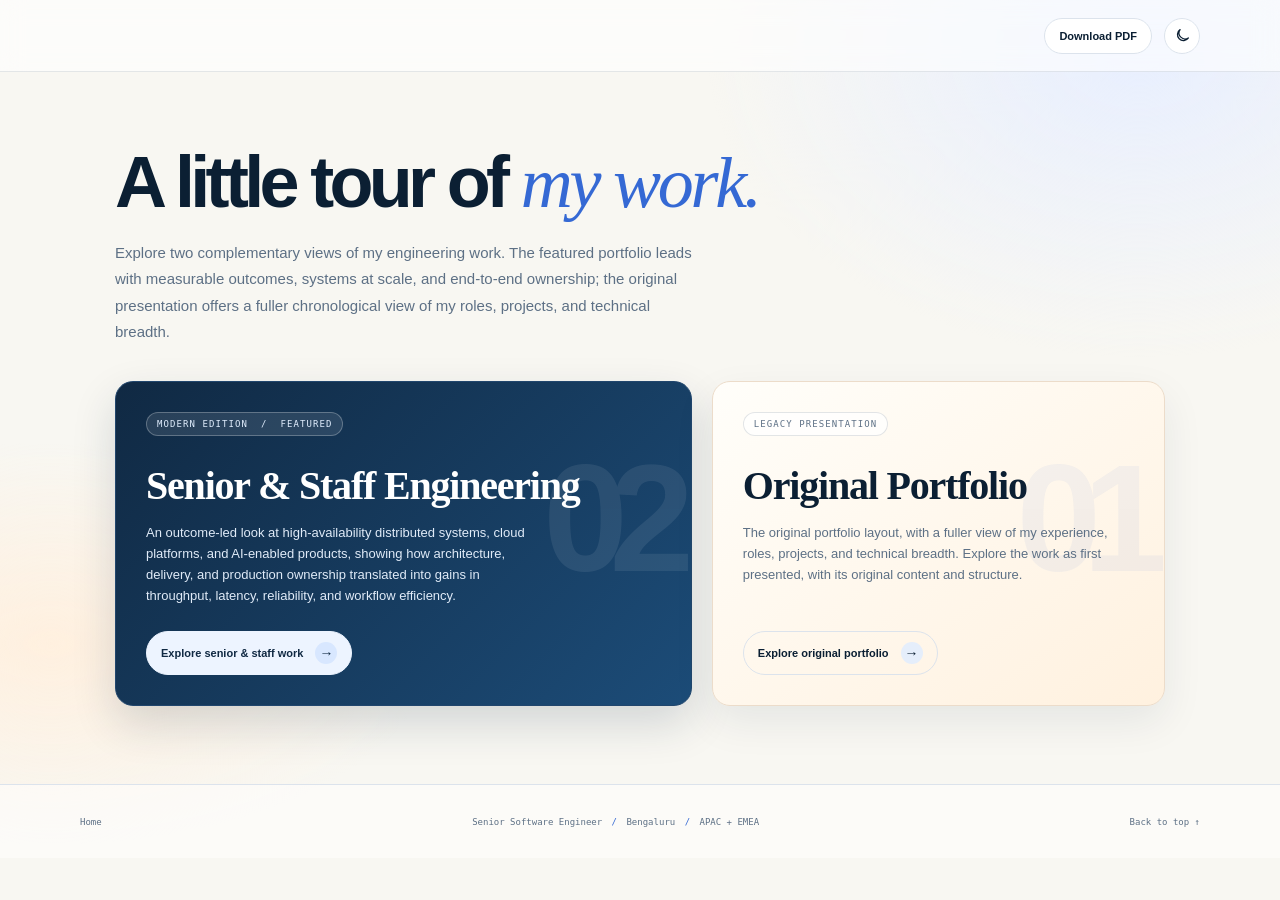
<file: index.html>
<!doctype html>
<html lang="en" data-theme="light">
<head>
  <meta charset="utf-8">
  <meta name="viewport" content="width=device-width, initial-scale=1">
  <meta name="theme-color" content="#f4f7fb">
  <meta name="color-scheme" content="light dark">
  <meta name="description" content="Explore two perspectives on Utkarsh Sharma's engineering work: a focused portfolio highlighting systems at scale and measurable outcomes, and the original chronological presentation.">
  <title>Utkarsh Sharma | Portfolio</title>
  <script>
    (() => {
      const path = window.location.pathname;
      if (path.endsWith("/index.html")) return;
      const base = path.endsWith("/") ? path : path + "/";
      window.location.replace(base + "v2/index.html");
    })();
  </script>
  <script>try{const p=localStorage.getItem('portfolio-theme-preference');document.documentElement.dataset.theme=(p==='light'||p==='dark')?p:(matchMedia('(prefers-color-scheme: dark)').matches?'dark':'light')}catch(e){}</script>
  <link rel="icon" type="image/svg+xml" href="favicon.svg">
  <style>
    :root{color-scheme:light;--paper:#f4f7fb;--surface:#fff;--ink:#0b1f33;--muted:#5d7085;--line:#d8e2ec;--blue:#2f68d8;--navy:#0b1f33;--pale:#e5eefb;--sans:Inter,-apple-system,BlinkMacSystemFont,"Segoe UI",Arial,sans-serif;--serif:Georgia,"Times New Roman",serif}
    *{box-sizing:border-box}html{min-width:320px;background:var(--paper)}body{margin:0;background:var(--paper);color:var(--ink);font-family:var(--sans);font-size:16px;line-height:1.6}.skip-link{position:absolute;left:-9999px;top:8px;z-index:5;padding:9px 13px;background:#fff;color:var(--ink)}.skip-link:focus{left:16px;outline:3px solid var(--blue);outline-offset:3px}
    .topbar{min-height:72px;padding:14px max(28px,calc((100vw - 1120px)/2));display:flex;align-items:center;justify-content:flex-end;gap:20px;border-bottom:1px solid var(--line);background:rgba(255,255,255,.7)}.brand{display:flex;align-items:center;gap:11px;color:var(--ink);font-size:11px;font-weight:700;letter-spacing:.1em;text-decoration:none}.brand img{width:38px;height:38px;border:1px solid var(--line);border-radius:50%;object-fit:cover}.topbar-note,.eyebrow{color:var(--muted);font:500 10px ui-monospace,SFMono-Regular,Menlo,monospace;letter-spacing:.12em}.header-actions{display:flex;align-items:center;gap:12px}.pdf-button{display:inline-flex;align-items:center;min-height:36px;padding:0 14px;border:1px solid var(--line);border-radius:999px;background:var(--surface);color:var(--ink);font:600 11px var(--sans);text-decoration:none}.pdf-button:hover{border-color:var(--blue);color:var(--blue)}.theme-toggle{display:grid;place-items:center;width:36px;height:36px;padding:0;border:1px solid var(--line);border-radius:50%;background:var(--surface);color:var(--ink);cursor:pointer}.theme-toggle:hover{border-color:var(--blue);color:var(--blue)}.theme-toggle:focus-visible,.pdf-button:focus-visible,.brand:focus-visible,.choice-link:focus-visible,.footer a:focus-visible{outline:3px solid var(--blue);outline-offset:3px}.theme-toggle svg{width:17px;height:17px;fill:none;stroke:currentColor;stroke-width:1.7;stroke-linecap:round;stroke-linejoin:round}.theme-glyph-sun{display:none}html[data-theme=dark] .theme-glyph-moon{display:none}html[data-theme=dark] .theme-glyph-sun{display:block}.sr-only{position:absolute!important;width:1px;height:1px;padding:0;margin:-1px;overflow:hidden;clip:rect(0,0,0,0);white-space:nowrap;border:0}
    .shell{width:min(1050px,calc(100% - 48px));margin:0 auto}.intro{padding:82px 0 36px}.eyebrow{margin:0 0 18px;color:var(--blue)}h1{max-width:780px;margin:0;font:500 clamp(42px,7vw,72px)/1.03 var(--serif);letter-spacing:-.045em}.intro-copy{max-width:630px;margin:20px 0 0;color:var(--muted);font-size:16px;line-height:1.75}.choices{display:grid;grid-template-columns:1.12fr .88fr;gap:18px;padding-bottom:50px}.choice{min-height:300px;padding:29px 31px;display:flex;flex-direction:column;align-items:flex-start;border:1px solid var(--line);background:var(--surface)}.choice--featured{border-color:var(--navy);background:var(--navy);color:#fff}.choice-label{margin:0 0 30px;color:var(--muted);font:500 10px ui-monospace,SFMono-Regular,Menlo,monospace;letter-spacing:.12em}.choice--featured .choice-label{color:#c2d7f2}.choice h2{margin:0;font:500 clamp(28px,4vw,40px)/1.1 var(--serif);letter-spacing:-.03em}.choice p:not(.choice-label){max-width:450px;margin:15px 0 25px;color:var(--muted);font-size:14px}.choice--featured p:not(.choice-label){color:#d3e1f1}.choice-link{min-height:45px;margin-top:auto;padding:11px 17px;display:inline-flex;align-items:center;gap:18px;border:1px solid var(--line);color:var(--ink);font-size:12px;font-weight:650;text-decoration:none}.choice-link:hover{border-color:var(--blue);color:var(--blue)}.choice--featured .choice-link{border-color:#e0ebfb;background:#e0ebfb;color:var(--navy)}.choice--featured .choice-link:hover{background:#fff;border-color:#fff}.footer{min-height:74px;margin-top:16px;padding:20px max(28px,calc((100vw - 1120px)/2));border-top:1px solid var(--line);color:var(--muted);font:10px ui-monospace,SFMono-Regular,Menlo,monospace}
    a:focus-visible{outline:3px solid var(--blue);outline-offset:4px}@media(max-width:700px){.topbar{min-height:62px;padding:10px 20px}.topbar-note{font-size:8px}.shell{width:min(100% - 36px,560px)}.intro{padding:58px 0 28px}.choices{grid-template-columns:1fr}.choice{min-height:255px;padding:24px}.choice-label{margin-bottom:23px}.footer{padding:18px 20px}}@media(prefers-reduced-motion:reduce){*,*::before,*::after{scroll-behavior:auto!important;transition-duration:.01ms!important}}

    :root{color-scheme:light;--paper:#f8f7f2;--surface:#fff;--ink:#0b1f33;--muted:#5d7085;--line:#dce3ec;--blue:#3569d4;--coral:#e7835f;--navy:#102943;--pale:#e5eefb}
    html[data-theme=dark]{color-scheme:dark;--paper:#0d1927;--surface:#142334;--ink:#edf5ff;--muted:#b2c2d4;--line:#34495f;--blue:#9fc2ff;--coral:#ffb494;--navy:#122942;--pale:#1e3854}
    body{background:radial-gradient(ellipse at 89% 6%,#e8efff 0,transparent 27rem),radial-gradient(ellipse at 4% 75%,#fff0df 0,transparent 24rem),var(--paper)}
    .topbar{position:relative;border-bottom-color:rgba(16,41,67,.1);background:rgba(255,255,255,.58);backdrop-filter:blur(12px)}
    .topbar-note{padding:7px 12px;border:1px solid var(--line);border-radius:999px;background:rgba(255,255,255,.8);color:var(--ink)}
    .intro{padding-top:73px}
    .eyebrow{display:inline-flex;align-items:center;gap:8px;padding:7px 11px;border:1px solid var(--line);border-radius:999px;background:rgba(255,255,255,.8);color:var(--ink)}
    .eyebrow:before{width:7px;height:7px;border-radius:50%;background:var(--coral);content:""}
    h1{font-family:var(--sans);font-weight:650;letter-spacing:-.065em}
    h1 em{color:var(--blue);font-family:var(--serif);font-weight:400;letter-spacing:-.045em}
    .intro-copy{max-width:590px;font-size:15px}
    .choices{gap:20px}
    .choice{position:relative;min-height:315px;padding:30px;overflow:hidden;border-radius:18px;box-shadow:0 16px 40px rgba(16,41,67,.08);transition:transform .18s ease,box-shadow .18s ease}
    .choice:after{position:absolute;top:76px;right:15px;color:var(--blue);font:700 152px/.8 var(--sans);letter-spacing:-.12em;opacity:.055;pointer-events:none;content:"01"}
    .choice--featured{border-color:#21466d;background:linear-gradient(135deg,#102943,#1c4c78);box-shadow:0 18px 44px rgba(16,41,67,.16)}
    .choice--featured:after{color:#fff;content:"02";opacity:.08}
    .choice:not(.choice--featured){border-color:#ecdcca;background:linear-gradient(145deg,#fffefa,#fff1df)}
    .choice-label{position:relative;z-index:1;margin-bottom:28px;padding:6px 10px;border:1px solid rgba(16,41,67,.12);border-radius:999px;background:rgba(255,255,255,.75);font-size:9px}
    .choice--featured .choice-label{border-color:rgba(255,255,255,.26);background:rgba(255,255,255,.1);color:#e2efff}
    .choice h2,.choice p:not(.choice-label),.choice-link{position:relative;z-index:1}
    .choice h2{font-weight:600}
    .choice p:not(.choice-label){max-width:385px;font-size:13px}
    .choice--featured p:not(.choice-label){color:#e0ebf8}
    .choice-link{min-height:44px;padding:10px 14px;border-radius:999px;gap:12px;font-size:11px}
    .choice-link span{display:grid;width:22px;height:22px;place-items:center;border-radius:50%;background:var(--pale);font-size:14px}
    .choice--featured .choice-link{border-color:#edf4ff;background:#edf4ff}
    .choice--featured .choice-link span{background:#d8e7ff}
    .pdf-link{display:none}
    .footer{margin-top:28px;background:rgba(255,255,255,.45);display:flex;align-items:center;justify-content:space-between;gap:20px}.footer>span,.footer>a:last-child,.footer-home{color:var(--muted);font:9px ui-monospace,SFMono-Regular,Menlo,monospace;text-decoration:none}.footer i{font-style:normal;color:var(--blue);padding:0 4px}
    html[data-theme=dark] body{background:radial-gradient(ellipse at 89% 6%,#1e3854 0,transparent 27rem),radial-gradient(ellipse at 4% 75%,#1b2d3e 0,transparent 24rem),var(--paper)}
    html[data-theme=dark] .topbar,html[data-theme=dark] .footer{border-color:var(--line);background:rgba(13,25,39,.8)}
    html[data-theme=dark] .topbar-note,html[data-theme=dark] .eyebrow{border-color:var(--line);background:rgba(20,35,52,.88);color:var(--ink)}
    html[data-theme=dark] .choice:not(.choice--featured){border-color:var(--line);background:linear-gradient(145deg,#142334,#1b2b3d)}
    html[data-theme=dark] .choice--featured{border-color:#345678;background:linear-gradient(135deg,#122942,#1b4268)}
    html[data-theme=dark] .choice-label{border-color:#526a82;background:#20364b;color:#e5effa}
    html[data-theme=dark] .choice--featured .choice-label{border-color:rgba(255,255,255,.32);background:rgba(255,255,255,.1);color:#f0f6ff}
    html[data-theme=dark] .choice-link{border-color:var(--line);color:var(--ink)}
    html[data-theme=dark] .choice-link span{border:1px solid #526f8b;background:#1e3854;color:#edf5ff}
    html[data-theme=dark] .choice--featured .choice-link{border-color:#d5e6ff;background:#d5e6ff;color:#102943}
    html[data-theme=dark] .choice--featured .choice-link span{border-color:#7896bc;background:#c4dcff;color:#102943}
    html[data-theme=dark] .pdf-button,html[data-theme=dark] .theme-toggle{border-color:var(--line);background:var(--surface);color:var(--ink)}
    @media(hover:hover){.choice:hover{transform:translateY(-4px);box-shadow:0 22px 50px rgba(16,41,67,.14)}.choice--featured:hover{box-shadow:0 23px 52px rgba(16,41,67,.22)}}
    @media(max-width:700px){.topbar{padding:10px 18px;gap:10px}.topbar-note{display:none}.header-actions{gap:8px}.pdf-button{min-height:32px;padding-inline:11px;font-size:10px}.theme-toggle{width:32px;height:32px}.intro{padding-top:55px}.choice{min-height:270px;padding:24px}.choice:after{top:80px;right:13px;font-size:126px}.choice-label{margin-bottom:23px}.footer{padding:18px;flex-wrap:wrap;gap:12px 16px}.footer>span{order:3;width:100%}}
    @media(prefers-reduced-motion:reduce){.choice{transition:none}}
    @media(forced-colors:active){.choice,.choice--featured{border:1px solid CanvasText;background:Canvas;color:CanvasText;box-shadow:none}.choice-label,.choice--featured .choice-label{border-color:CanvasText;background:Canvas;color:CanvasText}.choice p:not(.choice-label){color:CanvasText}.choice-link,.choice--featured .choice-link{border:1px solid LinkText;background:Canvas;color:LinkText}.choice-link span,.choice--featured .choice-link span{border:1px solid LinkText;background:Canvas;color:LinkText}.skip-link:focus,.theme-toggle:focus-visible,.pdf-button:focus-visible,.choice-link:focus-visible{outline:3px solid Highlight;outline-offset:3px}}
  </style>
</head>
<body>
  <a class="skip-link" href="#main">Skip to portfolio choices</a>
  <header class="topbar" id="top"><div class="header-actions"><a class="pdf-button" href="Utkarsh_Sharma_Portfolio.pdf" download>Download PDF</a><button class="theme-toggle" id="themeToggle" type="button" aria-label="Toggle color theme" aria-describedby="theme-hint" aria-pressed="false" title="Toggle light and dark theme"><svg class="theme-glyph-moon" viewBox="0 0 24 24" aria-hidden="true" focusable="false"><path d="M20.4 15.4A8.5 8.5 0 0 1 8.6 3.6 8.5 8.5 0 1 0 20.4 15.4Z"/></svg><svg class="theme-glyph-sun" viewBox="0 0 24 24" aria-hidden="true" focusable="false"><circle cx="12" cy="12" r="4"/><path d="M12 2v2m0 16v2M4.93 4.93l1.42 1.42m11.3 11.3 1.42 1.42M2 12h2m16 0h2M4.93 19.07l-1.42-1.42m11.3-11.3 1.42-1.42"/></svg></button><span id="theme-hint" class="sr-only">Toggle between light and dark themes. The theme follows your device preference unless you save a choice.</span><span id="theme-status" class="sr-only" role="status" aria-live="polite"></span></div></header>
  <main class="shell" id="main">
    <section class="intro" aria-labelledby="page-title"><h1 id="page-title">A little tour of <em>my work.</em></h1><p class="intro-copy">Explore two complementary views of my engineering work. The featured portfolio leads with measurable outcomes, systems at scale, and end-to-end ownership; the original presentation offers a fuller chronological view of my roles, projects, and technical breadth.</p></section>
    <section class="choices" aria-label="Choose a portfolio presentation">
      <article class="choice choice--featured" aria-labelledby="featured-title"><p class="choice-label">MODERN EDITION&nbsp; / &nbsp;FEATURED</p><h2 id="featured-title">Senior &amp; Staff Engineering</h2><p>An outcome-led look at high-availability distributed systems, cloud platforms, and AI-enabled products, showing how architecture, delivery, and production ownership translated into gains in throughput, latency, reliability, and workflow efficiency.</p><a class="choice-link" href="v2/index.html">Explore senior &amp; staff work <span aria-hidden="true">&#8594;</span></a></article>
      <article class="choice" aria-labelledby="original-title"><p class="choice-label">LEGACY PRESENTATION</p><h2 id="original-title">Original Portfolio</h2><p>The original portfolio layout, with a fuller view of my experience, roles, projects, and technical breadth. Explore the work as first presented, with its original content and structure.</p><a class="choice-link" href="v1/index.html">Explore original portfolio <span aria-hidden="true">&#8594;</span></a></article>
    </section>
  </main>
  <footer class="footer"><a class="footer-home" href="index.html">Home</a><span>Senior Software Engineer <i>/</i> Bengaluru <i>/</i> APAC + EMEA</span><a href="#top">Back to top &#8593;</a></footer>
  <script>
    (() => {
      const toggle = document.getElementById('themeToggle');
      const status = document.getElementById('theme-status');
      let manuallySelected = false;
      let theme = document.documentElement.dataset.theme;
      const applyTheme = (next, announce = false) => {
        theme = next;
        document.documentElement.dataset.theme = theme;
        document.documentElement.style.colorScheme = theme;
        toggle.setAttribute('aria-pressed', String(theme === 'dark'));
        if (announce) status.textContent = `${theme === 'dark' ? 'Dark' : 'Light'} theme selected.`;
      };
      toggle.addEventListener('click', () => {
        const next = theme === 'dark' ? 'light' : 'dark';
        manuallySelected = true;
        try { localStorage.setItem('portfolio-theme-preference', next); } catch (error) {}
        applyTheme(next, true);
      });
      const preference = window.matchMedia('(prefers-color-scheme: dark)');
      try { manuallySelected = ['light', 'dark'].includes(localStorage.getItem('portfolio-theme-preference')); } catch (error) {}
      preference.addEventListener('change', event => { if (!manuallySelected) applyTheme(event.matches ? 'dark' : 'light'); });
      applyTheme(theme);
    })();
  </script>
</body>
</html>
</file>
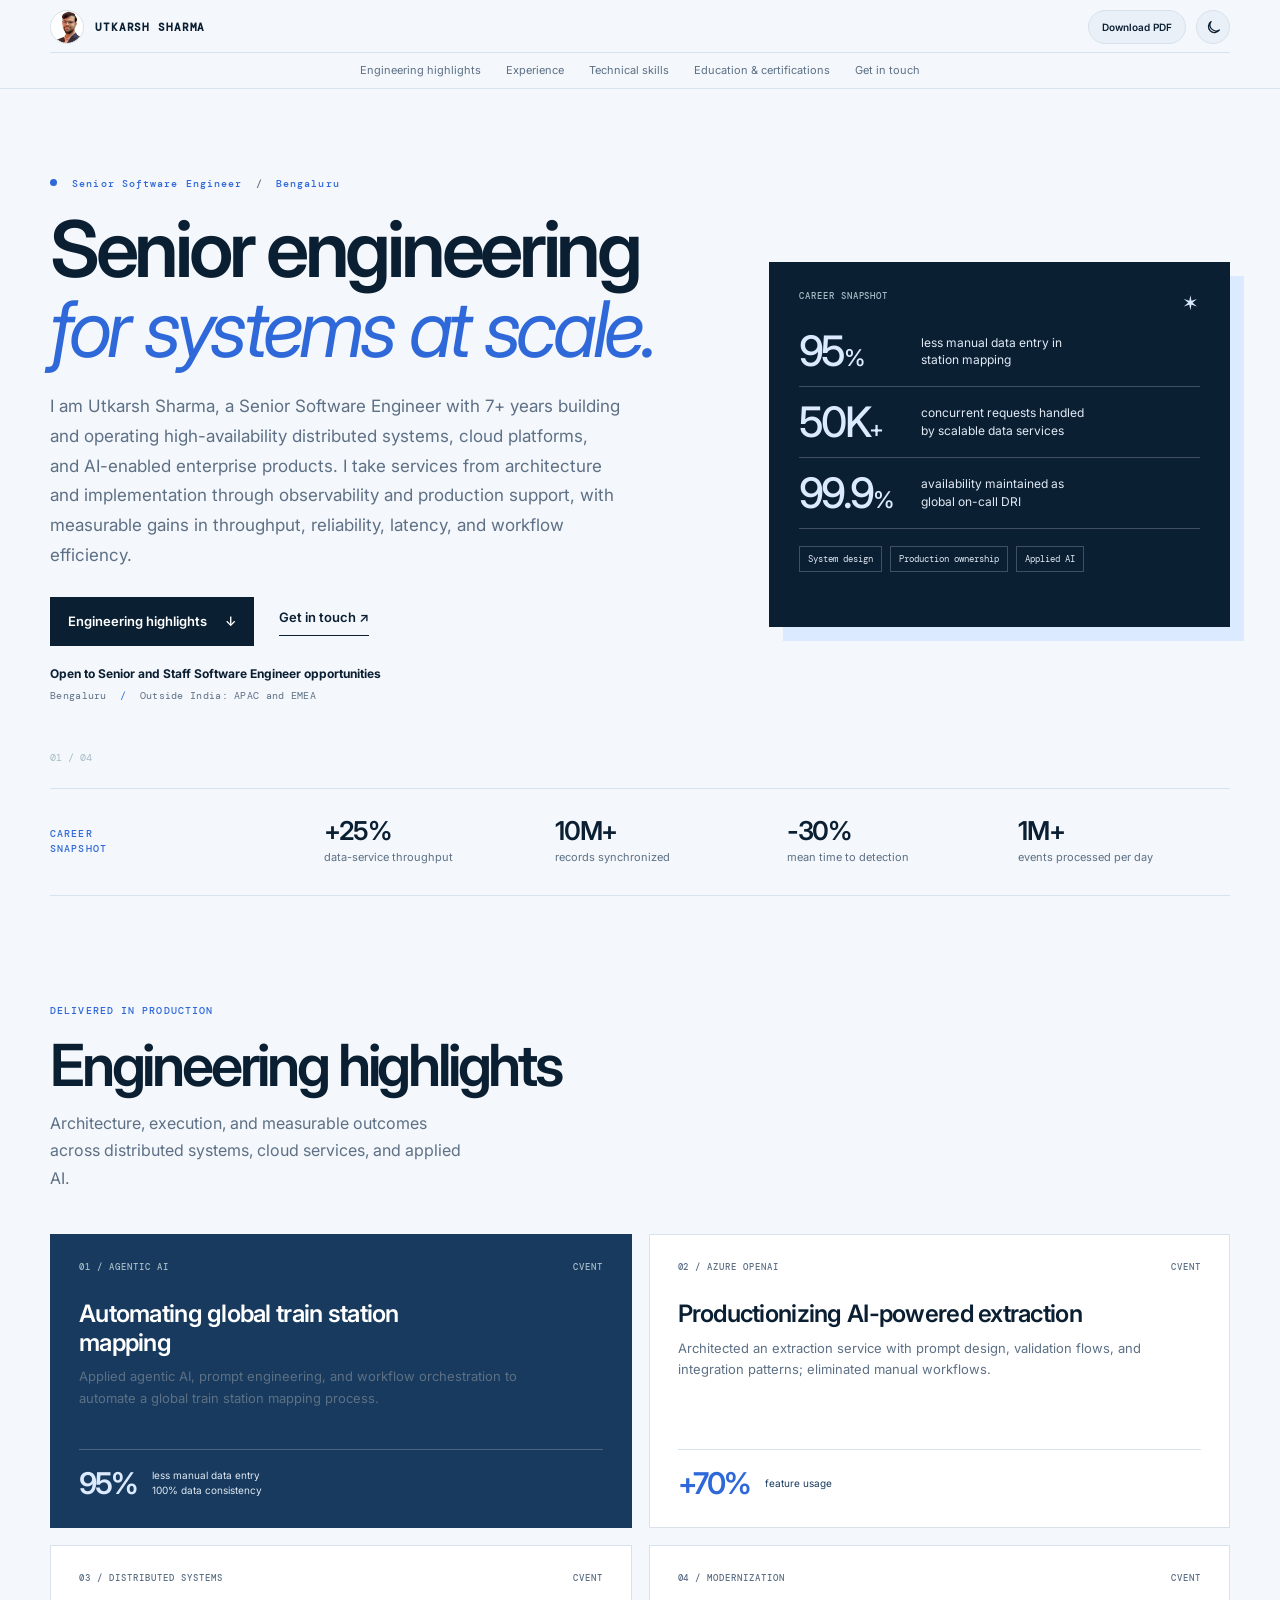
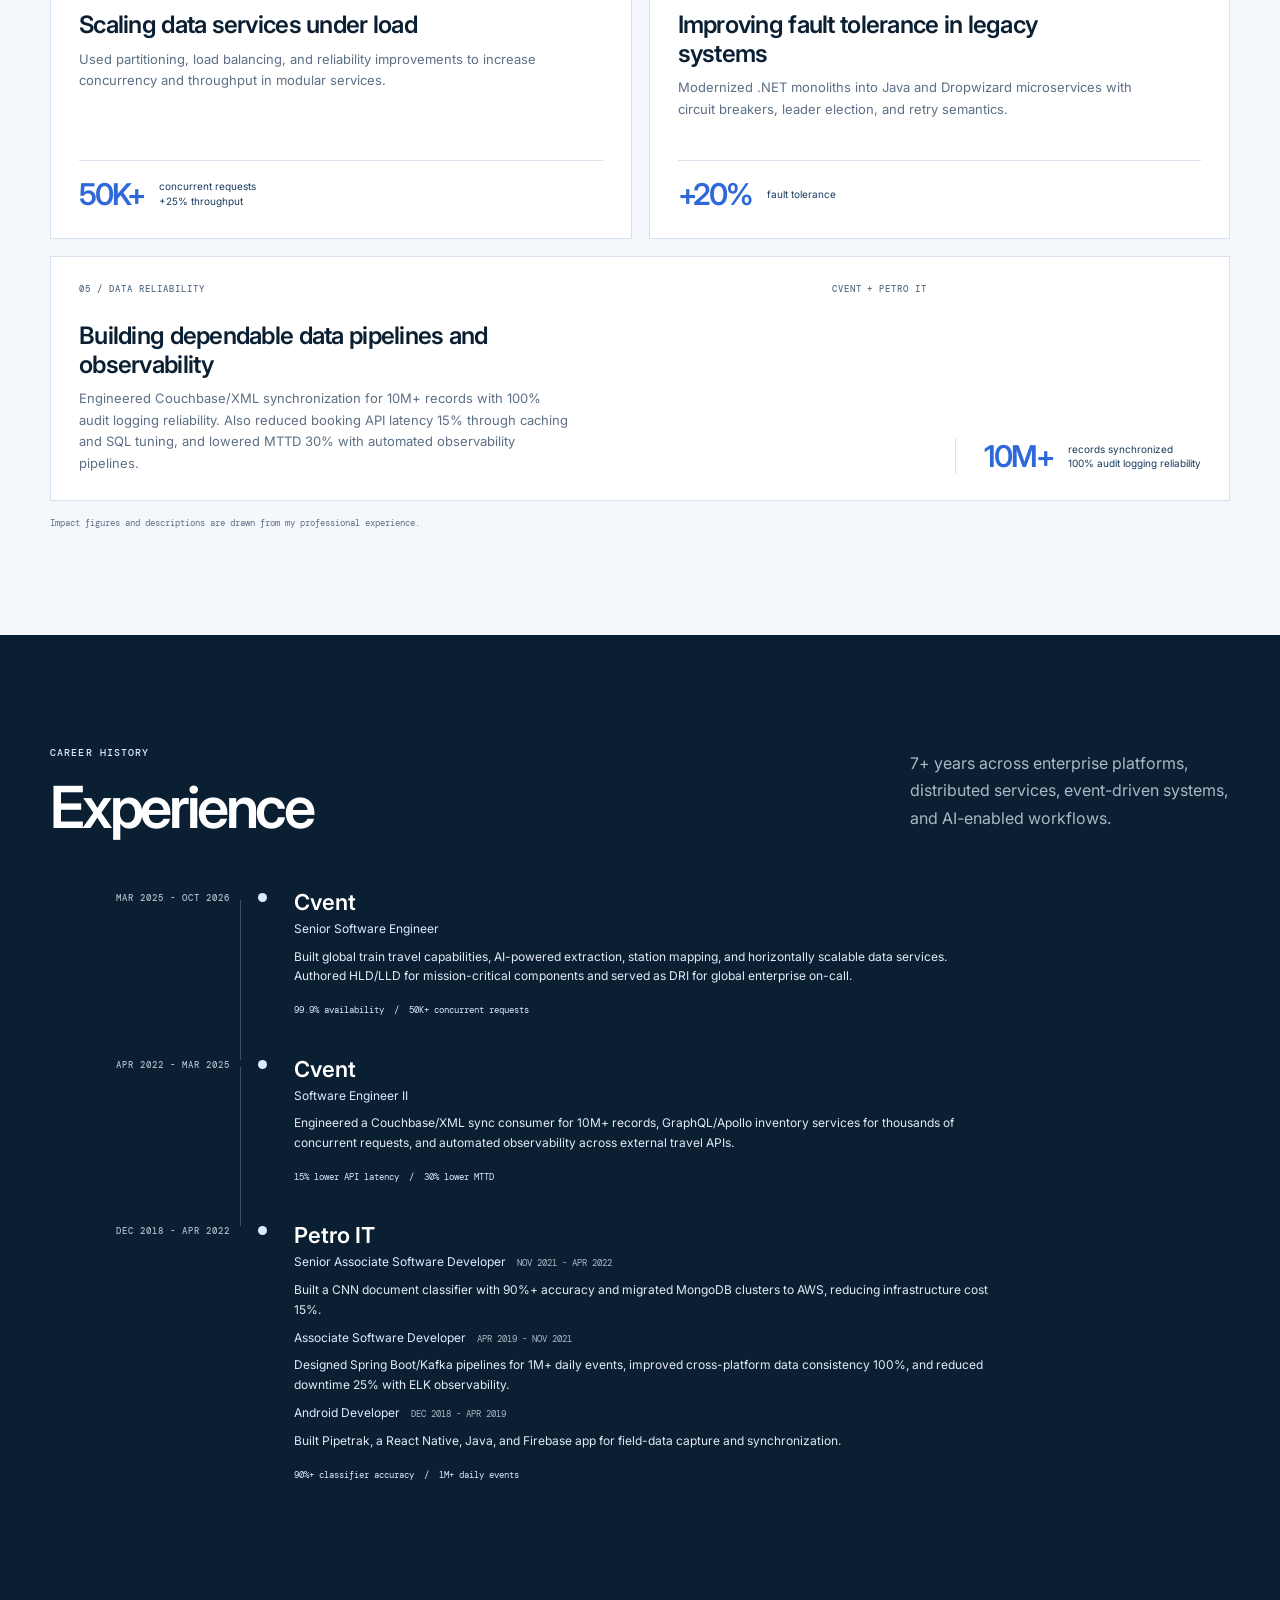
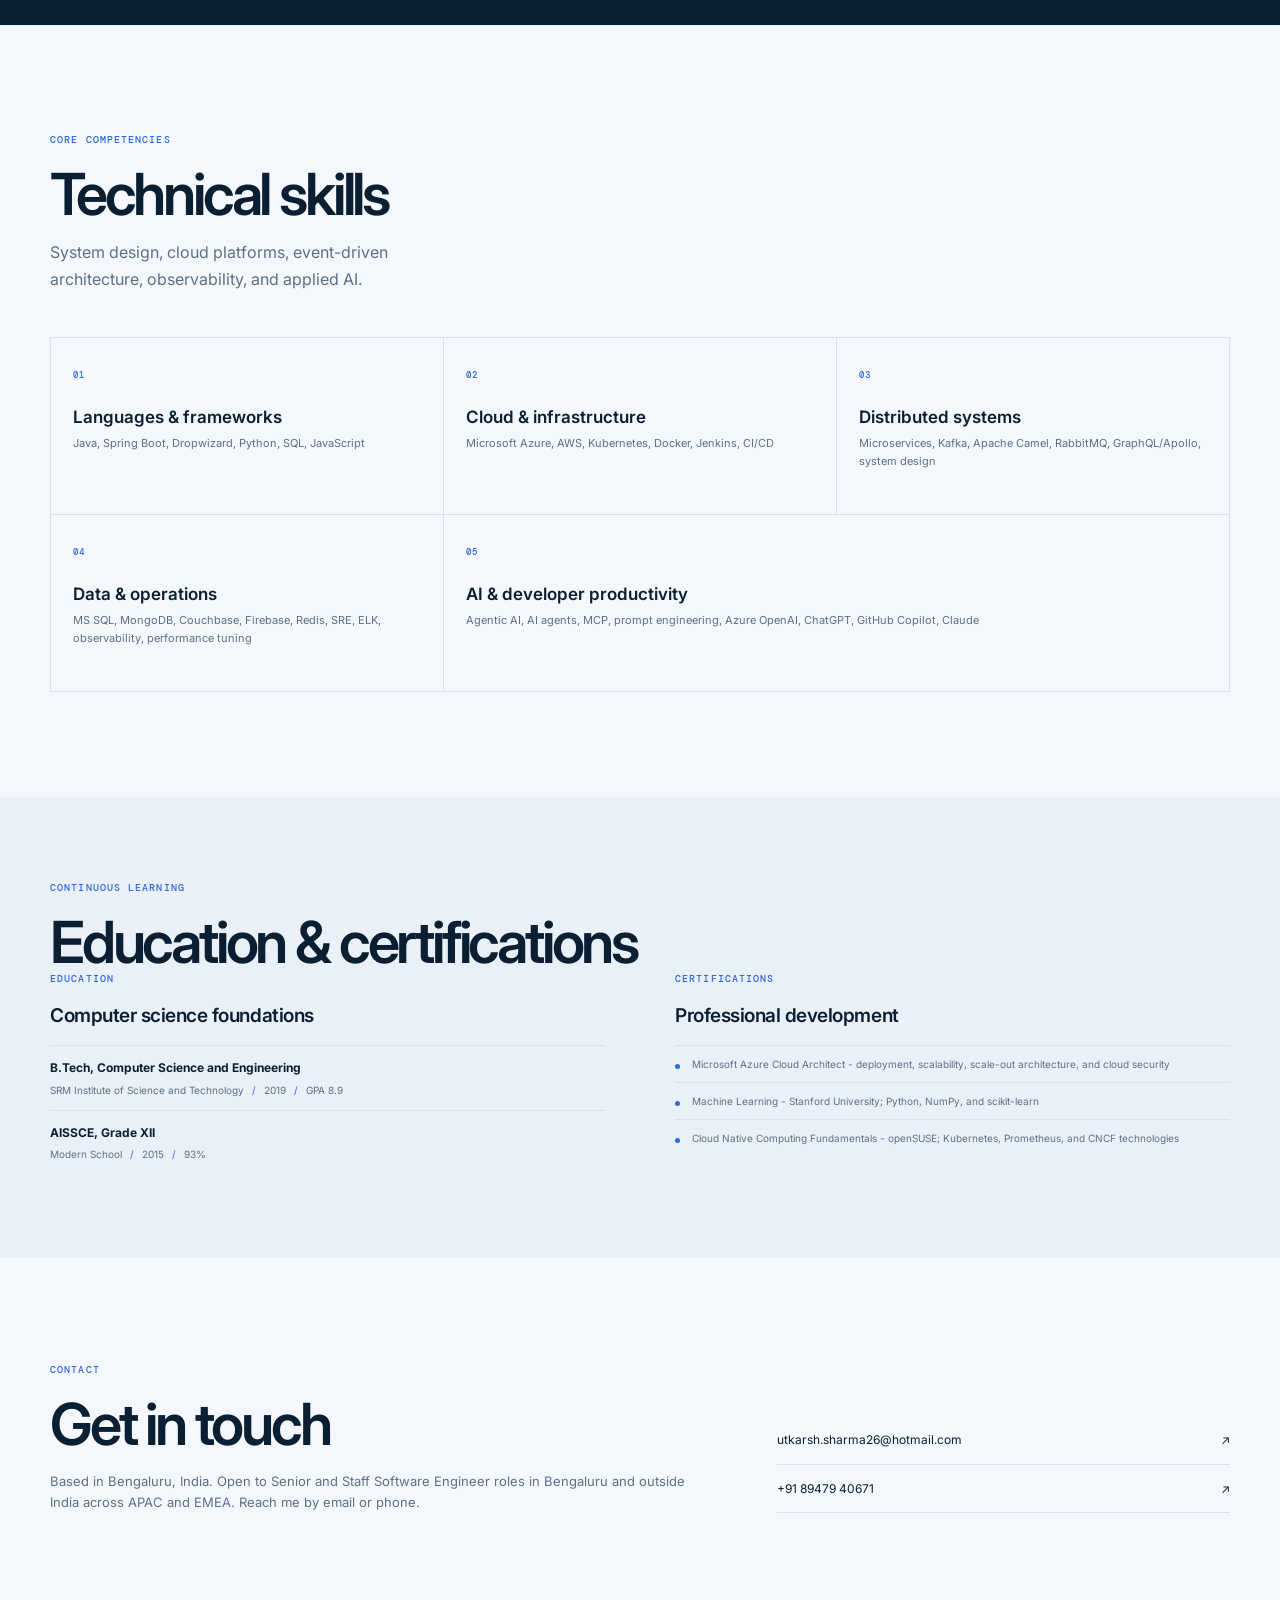
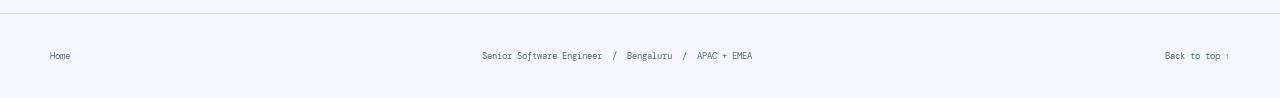
<file: v2/index.html>
<!doctype html>
<html lang="en" data-theme="light">
<head>
  <meta charset="utf-8">
  <meta name="viewport" content="width=device-width, initial-scale=1">
  <meta name="theme-color" content="#f4f7fb">
  <meta name="color-scheme" content="light dark">
  <meta name="description" content="Utkarsh Sharma is a Bengaluru-based Senior Software Engineer with 7+ years building high-availability distributed systems, cloud platforms, and AI-enabled products. Open to Senior and Staff roles in Bengaluru and across APAC and EMEA.">
  <title>Utkarsh Sharma - Senior Software Engineer</title>
  <script>try{const p=localStorage.getItem('portfolio-theme-preference');document.documentElement.dataset.theme=(p==='light'||p==='dark')?p:(matchMedia('(prefers-color-scheme: dark)').matches?'dark':'light')}catch(e){}</script>
  <link rel="icon" type="image/svg+xml" href="../favicon.svg">
  <link rel="stylesheet" href="styles.css?v=6">
</head>
<body>
  <a class="skip-link" href="#main">Skip to content</a>
  <header class="site-header">
    <div class="header-top">
      <a class="brand" href="#top" aria-label="Utkarsh Sharma, home"><span class="brand-mark"><img src="../profile.png" alt=""></span><span>UTKARSH SHARMA</span></a>
      <div class="header-actions">
        <a class="header-pdf" href="../Utkarsh_Sharma_Portfolio.pdf" download>Download PDF</a>
        <button class="theme-toggle" id="themeToggle" type="button" aria-label="Toggle color theme" aria-describedby="theme-hint" aria-pressed="false" title="Toggle light and dark theme">
          <svg class="theme-glyph theme-glyph-moon" viewBox="0 0 24 24" aria-hidden="true" focusable="false"><path d="M20.4 15.4A8.5 8.5 0 0 1 8.6 3.6 8.5 8.5 0 1 0 20.4 15.4Z"/></svg>
          <svg class="theme-glyph theme-glyph-sun" viewBox="0 0 24 24" aria-hidden="true" focusable="false"><circle cx="12" cy="12" r="4"/><path d="M12 2v2m0 16v2M4.93 4.93l1.42 1.42m11.3 11.3 1.42 1.42M2 12h2m16 0h2M4.93 19.07l-1.42-1.42m11.3-11.3 1.42-1.42"/></svg>
        </button>
        <span id="theme-hint" class="sr-only">Toggle between light and dark themes. The initial theme follows your device preference, and your choice is saved in this browser.</span>
        <span id="theme-status" class="sr-only" role="status" aria-live="polite"></span>
      </div>
    </div>
    <nav class="main-navigation" aria-label="Main navigation">
      <a href="#work">Engineering highlights</a>
      <a href="#experience">Experience</a>
      <a href="#capabilities">Technical skills</a>
      <a href="#education">Education &amp; certifications</a>
      <a href="#contact">Get in touch</a>
    </nav>
  </header>

  <main id="main">
    <section class="hero section-shell" id="top" aria-labelledby="hero-title">
      <div class="hero-copy">
        <p class="eyebrow"><span class="eyebrow-dot"></span> Senior Software Engineer <span class="eyebrow-divider">/</span> Bengaluru</p>
        <h1 id="hero-title">Senior engineering <em>for systems at scale.</em></h1>
        <p class="hero-intro">I am Utkarsh Sharma, a Senior Software Engineer with 7+ years building and operating high-availability distributed systems, cloud platforms, and AI-enabled enterprise products. I take services from architecture and implementation through observability and production support, with measurable gains in throughput, reliability, latency, and workflow efficiency.</p>
        <div class="hero-actions">
          <a class="button button-dark" href="#work">Engineering highlights <span aria-hidden="true">&#8595;</span></a>
          <a class="text-link" href="mailto:utkarsh.sharma26@hotmail.com">Get in touch <span aria-hidden="true">&#8599;</span></a>
        </div>
        <p class="role-note">Open to Senior and Staff Software Engineer opportunities</p>
        <p class="location-note">Bengaluru <span aria-hidden="true">/</span> Outside India: APAC and EMEA</p>
      </div>
      <aside class="hero-card" aria-label="Career snapshot">
        <div class="hero-card-top"><span>CAREER SNAPSHOT</span><span class="card-spark" aria-hidden="true">&#10038;</span></div>
        <div class="hero-stat"><strong>95<span>%</span></strong><p>less manual data entry in station mapping</p></div>
        <div class="hero-stat"><strong>50K<span>+</span></strong><p>concurrent requests handled by scalable data services</p></div>
        <div class="hero-stat"><strong>99.9<span>%</span></strong><p>availability maintained as global on-call DRI</p></div>
        <div class="hero-card-bottom"><span>System design</span><span>Production ownership</span><span>Applied AI</span></div>
      </aside>
      <div class="hero-index" aria-hidden="true">01 / 04</div>
    </section>

    <section class="impact-strip section-shell" aria-label="Career snapshot metrics">
      <p class="section-kicker">CAREER<br>SNAPSHOT</p>
      <div class="impact-item"><strong>+25%</strong><span>data-service throughput</span></div>
      <div class="impact-item"><strong>10M+</strong><span>records synchronized</span></div>
      <div class="impact-item"><strong>-30%</strong><span>mean time to detection</span></div>
      <div class="impact-item"><strong>1M+</strong><span>events processed per day</span></div>
    </section>

    <section class="section-shell work-section" id="work" aria-labelledby="work-title">
      <div class="section-heading">
        <p class="eyebrow">DELIVERED IN PRODUCTION</p>
        <h2 id="work-title">Engineering highlights</h2>
        <p class="section-intro">Architecture, execution, and measurable outcomes across distributed systems, cloud services, and applied AI.</p>
      </div>
      <div class="work-grid">
        <article class="work-card work-card-featured">
          <div class="work-card-meta"><span>01 / AGENTIC AI</span><span>CVENT</span></div>
          <h3>Automating global train station mapping</h3>
          <p>Applied agentic AI, prompt engineering, and workflow orchestration to automate a global train station mapping process.</p>
          <div class="work-result"><strong>95%</strong><span>less manual data entry<br>100% data consistency</span></div>
        </article>
        <article class="work-card">
          <div class="work-card-meta"><span>02 / AZURE OPENAI</span><span>CVENT</span></div>
          <h3>Productionizing AI-powered extraction</h3>
          <p>Architected an extraction service with prompt design, validation flows, and integration patterns; eliminated manual workflows.</p>
          <div class="work-result"><strong>+70%</strong><span>feature usage</span></div>
        </article>
        <article class="work-card">
          <div class="work-card-meta"><span>03 / DISTRIBUTED SYSTEMS</span><span>CVENT</span></div>
          <h3>Scaling data services under load</h3>
          <p>Used partitioning, load balancing, and reliability improvements to increase concurrency and throughput in modular services.</p>
          <div class="work-result"><strong>50K+</strong><span>concurrent requests<br>+25% throughput</span></div>
        </article>
        <article class="work-card">
          <div class="work-card-meta"><span>04 / MODERNIZATION</span><span>CVENT</span></div>
          <h3>Improving fault tolerance in legacy systems</h3>
          <p>Modernized .NET monoliths into Java and Dropwizard microservices with circuit breakers, leader election, and retry semantics.</p>
          <div class="work-result"><strong>+20%</strong><span>fault tolerance</span></div>
        </article>
        <article class="work-card work-card-wide">
          <div class="work-card-meta"><span>05 / DATA RELIABILITY</span><span>CVENT + PETRO IT</span></div>
          <h3>Building dependable data pipelines and observability</h3>
          <p>Engineered Couchbase/XML synchronization for 10M+ records with 100% audit logging reliability. Also reduced booking API latency 15% through caching and SQL tuning, and lowered MTTD 30% with automated observability pipelines.</p>
          <div class="work-result"><strong>10M+</strong><span>records synchronized<br>100% audit logging reliability</span></div>
        </article>
      </div>
      <p class="source-note">Impact figures and descriptions are drawn from my professional experience.</p>
    </section>

    <section class="experience-section" id="experience" aria-labelledby="experience-title">
      <div class="section-shell">
        <div class="section-heading section-heading-row">
          <div><p class="eyebrow">CAREER HISTORY</p><h2 id="experience-title">Experience</h2></div>
          <p class="section-intro">7+ years across enterprise platforms, distributed services, event-driven systems, and AI-enabled workflows.</p>
        </div>
        <div class="timeline">
          <article class="timeline-entry">
            <div class="timeline-date">MAR 2025 - OCT 2026</div>
            <div class="timeline-marker" aria-hidden="true"></div>
            <div class="timeline-content"><div class="timeline-company"><h3>Cvent</h3></div><p class="timeline-role">Senior Software Engineer</p><p>Built global train travel capabilities, AI-powered extraction, station mapping, and horizontally scalable data services. Authored HLD/LLD for mission-critical components and served as DRI for global enterprise on-call.</p><span class="timeline-metric">99.9% availability <i>/</i> 50K+ concurrent requests</span></div>
          </article>
          <article class="timeline-entry">
            <div class="timeline-date">APR 2022 - MAR 2025</div>
            <div class="timeline-marker" aria-hidden="true"></div>
            <div class="timeline-content"><div class="timeline-company"><h3>Cvent</h3></div><p class="timeline-role">Software Engineer II</p><p>Engineered a Couchbase/XML sync consumer for 10M+ records, GraphQL/Apollo inventory services for thousands of concurrent requests, and automated observability across external travel APIs.</p><span class="timeline-metric">15% lower API latency <i>/</i> 30% lower MTTD</span></div>
          </article>
          <article class="timeline-entry">
            <div class="timeline-date">DEC 2018 - APR 2022</div>
            <div class="timeline-marker" aria-hidden="true"></div>
            <div class="timeline-content"><div class="timeline-company"><h3>Petro IT</h3></div><p class="timeline-role">Senior Associate Software Developer <span class="role-period">NOV 2021 - APR 2022</span></p><p>Built a CNN document classifier with 90%+ accuracy and migrated MongoDB clusters to AWS, reducing infrastructure cost 15%.</p><p class="timeline-role">Associate Software Developer <span class="role-period">APR 2019 - NOV 2021</span></p><p>Designed Spring Boot/Kafka pipelines for 1M+ daily events, improved cross-platform data consistency 100%, and reduced downtime 25% with ELK observability.</p><p class="timeline-role">Android Developer <span class="role-period">DEC 2018 - APR 2019</span></p><p>Built Pipetrak, a React Native, Java, and Firebase app for field-data capture and synchronization.</p><span class="timeline-metric">90%+ classifier accuracy <i>/</i> 1M+ daily events</span></div>
          </article>
        </div>
      </div>
    </section>

    <section class="section-shell capabilities-section" id="capabilities" aria-labelledby="capabilities-title">
      <div class="section-heading"><p class="eyebrow">CORE COMPETENCIES</p><h2 id="capabilities-title">Technical skills</h2><p class="section-intro">System design, cloud platforms, event-driven architecture, observability, and applied AI.</p></div>
      <div class="capability-grid">
        <article class="capability"><span class="capability-number">01</span><h3>Languages &amp; frameworks</h3><p>Java, Spring Boot, Dropwizard, Python, SQL, JavaScript</p></article>
        <article class="capability"><span class="capability-number">02</span><h3>Cloud &amp; infrastructure</h3><p>Microsoft Azure, AWS, Kubernetes, Docker, Jenkins, CI/CD</p></article>
        <article class="capability"><span class="capability-number">03</span><h3>Distributed systems</h3><p>Microservices, Kafka, Apache Camel, RabbitMQ, GraphQL/Apollo, system design</p></article>
        <article class="capability"><span class="capability-number">04</span><h3>Data &amp; operations</h3><p>MS SQL, MongoDB, Couchbase, Firebase, Redis, SRE, ELK, observability, performance tuning</p></article>
        <article class="capability capability-wide"><span class="capability-number">05</span><h3>AI &amp; developer productivity</h3><p>Agentic AI, AI agents, MCP, prompt engineering, Azure OpenAI, ChatGPT, GitHub Copilot, Claude</p></article>
      </div>
    </section>

    <section class="credentials-section" id="education" aria-labelledby="education-title">
      <div class="section-shell">
        <div class="section-heading"><p class="eyebrow">CONTINUOUS LEARNING</p><h2 id="education-title">Education &amp; certifications</h2></div>
        <div class="credentials-grid">
        <div><p class="eyebrow">EDUCATION</p><h3>Computer science foundations</h3><div class="credential-row"><strong>B.Tech, Computer Science and Engineering</strong><span>SRM Institute of Science and Technology <i>/</i> 2019 <i>/</i> GPA 8.9</span></div><div class="credential-row"><strong>AISSCE, Grade XII</strong><span>Modern School <i>/</i> 2015 <i>/</i> 93%</span></div></div>
        <div><p class="eyebrow">CERTIFICATIONS</p><h3>Professional development</h3><ul class="cert-list"><li>Microsoft Azure Cloud Architect - deployment, scalability, scale-out architecture, and cloud security</li><li>Machine Learning - Stanford University; Python, NumPy, and scikit-learn</li><li>Cloud Native Computing Fundamentals - openSUSE; Kubernetes, Prometheus, and CNCF technologies</li></ul></div>
        </div>
      </div>
    </section>

    <section class="contact-section section-shell" id="contact" aria-labelledby="contact-title">
      <div><p class="eyebrow">CONTACT</p><h2 id="contact-title">Get in touch</h2><p class="contact-copy">Based in Bengaluru, India. Open to Senior and Staff Software Engineer roles in Bengaluru and outside India across APAC and EMEA. Reach me by email or phone.</p></div>
      <div class="contact-links"><a href="mailto:utkarsh.sharma26@hotmail.com">utkarsh.sharma26@hotmail.com <span aria-hidden="true">&#8599;</span></a><a href="tel:+918947940671">+91 89479 40671 <span aria-hidden="true">&#8599;</span></a></div>
    </section>
  </main>
  <footer class="site-footer"><a class="footer-home" href="../index.html">Home</a><span>Senior Software Engineer <i>/</i> Bengaluru <i>/</i> APAC + EMEA</span><a href="#top">Back to top &#8593;</a></footer>
  <script>
    (() => {
      const themeToggle = document.getElementById('themeToggle');
      const status = document.getElementById('theme-status');
      const themeColor = document.querySelector('meta[name="theme-color"]');
      const darkPreference = window.matchMedia('(prefers-color-scheme: dark)');
      let manuallySelected = false;
      let theme = darkPreference.matches ? 'dark' : 'light';
      try {
        const saved = localStorage.getItem('portfolio-theme-preference');
        if (saved === 'light' || saved === 'dark') {
          theme = saved;
          manuallySelected = true;
        }
      } catch (error) {}

      const applyTheme = (nextTheme, announce = false) => {
        theme = nextTheme;
        document.documentElement.dataset.theme = theme;
        document.documentElement.style.colorScheme = theme;
        themeColor.content = theme === 'dark' ? '#0d1927' : '#f4f7fb';
        themeToggle.setAttribute('aria-pressed', String(theme === 'dark'));
        if (announce) status.textContent = `${theme === 'dark' ? 'Dark' : 'Light'} theme selected.`;
      };

      themeToggle.addEventListener('click', () => {
        const nextTheme = theme === 'dark' ? 'light' : 'dark';
        manuallySelected = true;
        try { localStorage.setItem('portfolio-theme-preference', nextTheme); } catch (error) {}
        applyTheme(nextTheme, true);
      });
      darkPreference.addEventListener('change', (event) => {
        if (!manuallySelected) applyTheme(event.matches ? 'dark' : 'light');
      });
      applyTheme(theme);
    })();
  </script>
</body>
</html>
</file>
<file: v2/styles.css>
@import url('https://fonts.googleapis.com/css2?family=DM+Mono:wght@400;500&family=Inter:wght@400;500;600;700;800&display=swap');
:root{--ink:#0b1f33;--ink-light:#173a5e;--paper:#f4f7fb;--white:#fff;--muted:#5d7085;--line:#d8e2ec;--accent:#2f68d8;--mint:#dceaff;--brand-dark:#0b1f33;--brand-mid:#173a5e;--on-brand:#fff;--on-brand-muted:#e1eaf5;--on-brand-soft:#a5bbc5;--brand-border:rgba(255,255,255,.22);--control-border:#718096;--surface:#fff;--surface-alt:#eaf0f7;--heading:'Inter','Segoe UI',Arial,sans-serif;--sans:'Inter','Segoe UI',Arial,sans-serif;--display:'Inter','Segoe UI',Arial,sans-serif;--mono:'DM Mono',monospace}
html{color-scheme:light}html[data-theme=dark]{color-scheme:dark;--ink:#edf5ff;--ink-light:#d3e2f3;--paper:#0d1927;--white:#142334;--muted:#b2c2d4;--line:#34495f;--accent:#9fc2ff;--mint:#c4dcff;--brand-dark:#06111d;--brand-mid:#122942;--on-brand:#fff;--on-brand-muted:#e2ecf8;--on-brand-soft:#b9cadd;--brand-border:rgba(255,255,255,.27);--control-border:#71849a;--surface:#142334;--surface-alt:#1a2b3d}*{box-sizing:border-box}html{scroll-behavior:smooth;scroll-padding-top:88px}body{margin:0;background:var(--paper);color:var(--ink);font-family:var(--sans);font-size:16px;line-height:1.65}a{color:inherit}.skip-link{position:absolute;left:-9999px;top:auto}.skip-link:focus{left:1rem;top:1rem;z-index:20;background:var(--surface);color:var(--ink);padding:.7rem 1rem;outline:3px solid var(--accent);outline-offset:3px}.section-shell{width:min(1180px,calc(100% - 64px));margin-inline:auto}.site-header{height:78px;padding:0 max(32px,calc((100vw - 1180px)/2));display:flex;align-items:center;justify-content:space-between;gap:2rem;border-bottom:1px solid var(--line);background:var(--paper);position:sticky;top:0;z-index:10;backdrop-filter:blur(14px)}.brand{display:flex;align-items:center;gap:11px;text-decoration:none;font:600 11px var(--mono);letter-spacing:.08em;white-space:nowrap}.brand-mark{display:grid;place-items:center;width:34px;height:34px;overflow:hidden;border-radius:50%;background:var(--surface);border:1px solid var(--line)}.brand-mark img{display:block;width:100%;height:100%;object-fit:cover;object-position:center 30%;border-radius:inherit}.site-header nav{display:flex;gap:20px}.theme-toggle{display:inline-flex;align-items:center;justify-content:center;flex:none;width:34px;height:34px;margin:0;padding:0;border:1px solid var(--line);border-radius:50%;background:var(--surface-alt);color:var(--ink);cursor:pointer}.theme-toggle:hover{background:var(--surface);border-color:var(--control-border)}.theme-toggle:focus-visible{outline:3px solid var(--accent);outline-offset:2px}.theme-toggle .theme-glyph{width:17px;height:17px;fill:none;stroke:currentColor;stroke-width:1.7;stroke-linecap:round;stroke-linejoin:round}.theme-toggle .theme-glyph-sun{display:none}html[data-theme=dark] .theme-toggle .theme-glyph-moon{display:none}html[data-theme=dark] .theme-toggle .theme-glyph-sun{display:block}.site-header nav a:focus-visible,.brand:focus-visible,.header-download:focus-visible,.text-link:focus-visible,.button:focus-visible,.contact-links a:focus-visible,.site-footer a:focus-visible{outline:3px solid var(--accent);outline-offset:4px}.sr-only{position:absolute!important;width:1px;height:1px;padding:0;margin:-1px;overflow:hidden;clip:rect(0,0,0,0);white-space:nowrap;border:0}.site-header nav a,.header-download{font-size:12px;text-decoration:none;color:var(--muted)}.site-header nav a:hover,.text-link:hover,.contact-links a:hover{color:var(--accent)}.header-download{border-bottom:1px solid var(--ink);padding-bottom:5px;color:var(--ink)}.hero{position:relative;min-height:610px;padding-top:88px;padding-bottom:76px;display:grid;grid-template-columns:1.15fr .85fr;gap:8%;align-items:center}.eyebrow,.section-kicker,.work-card-meta,.hero-card-top,.timeline-date,.capability-number{font:500 10px var(--mono);letter-spacing:.11em}.eyebrow{color:var(--accent);margin:0 0 19px}.eyebrow-dot{display:inline-block;width:7px;height:7px;border-radius:50%;background:var(--accent);margin:0 8px 1px 0}.eyebrow-divider{color:var(--muted);margin:0 6px}.hero h1,.section-heading h2,.credentials-grid h2,.contact-section h2{font:600 clamp(48px,6.1vw,78px)/1.02 var(--heading);letter-spacing:-.055em;margin:0;max-width:680px}.hero h1 em,.section-heading h2 em,.credentials-grid h2 em,.contact-section h2 em{font-weight:400;color:var(--accent)}.hero-intro{max-width:570px;font-size:17px;line-height:1.75;color:var(--muted);margin:24px 0 26px}.hero-actions{display:flex;align-items:center;gap:25px}.button{display:inline-flex;align-items:center;gap:18px;padding:14px 18px;text-decoration:none;font-size:13px;font-weight:600}.button-dark{background:var(--brand-dark);color:var(--on-brand)}.button-dark:hover{background:var(--brand-mid)}.text-link{font-size:13px;font-weight:600;text-decoration:none;border-bottom:1px solid var(--ink);padding-bottom:6px}.role-note{margin:18px 0 0;font-size:12px;font-weight:700;color:var(--ink)}.location-note{margin-top:5px;font:10px var(--mono);color:var(--muted);letter-spacing:.03em}.location-note span{color:var(--accent);margin:0 7px}.hero-card{background:var(--brand-dark);color:var(--on-brand);padding:28px 30px 23px;min-height:365px;position:relative;box-shadow:14px 14px 0 var(--mint)}.hero-card-top{display:flex;justify-content:space-between;color:var(--on-brand-soft);font-size:9px}.card-spark{color:var(--mint);font-size:20px}.hero-stat{display:grid;grid-template-columns:122px 1fr;align-items:center;padding:15px 0;border-bottom:1px solid var(--brand-border)}.hero-stat strong{font:500 42px/.95 var(--display);letter-spacing:-.06em;color:var(--mint)}.hero-stat strong span{font-size:.55em}.hero-stat p{font-size:12px;line-height:1.45;color:var(--on-brand-muted);margin:0;max-width:170px}.hero-card-bottom{display:flex;gap:8px;flex-wrap:wrap;padding-top:17px}.hero-card-bottom span{font:9px var(--mono);color:var(--on-brand-muted);border:1px solid var(--brand-border);padding:6px 8px}.hero-index{position:absolute;bottom:24px;left:0;font:10px var(--mono);color:var(--on-brand-soft)}.impact-strip{display:grid;grid-template-columns:1.2fr repeat(4,1fr);align-items:center;border-top:1px solid var(--line);border-bottom:1px solid var(--line);padding:26px 0 29px;gap:20px}.section-kicker{color:var(--accent);line-height:1.5;margin:0}.impact-item{display:flex;flex-direction:column;gap:2px}.impact-item strong{font:600 26px var(--display);letter-spacing:-.05em}.impact-item span{font-size:11px;color:var(--muted)}.work-section{padding-top:108px;padding-bottom:106px}.section-heading{max-width:720px}.section-heading h2,.credentials-grid h2,.contact-section h2{font-size:clamp(40px,5vw,58px)}.section-intro{color:var(--muted);max-width:430px;line-height:1.7;margin:15px 0 0}.work-grid{display:grid;grid-template-columns:repeat(2,1fr);gap:17px;margin-top:42px}.work-card{background:var(--surface);border:1px solid var(--line);padding:26px 28px;min-height:294px;display:flex;flex-direction:column}.work-card-featured{background:var(--brand-mid);border-color:var(--brand-mid);color:var(--on-brand)}.work-card-featured .work-card-meta{color:var(--on-brand-soft)}.work-card-featured p{color:var(--on-brand-muted)}.work-card-featured .work-result{border-color:var(--brand-border)}.work-card-featured .work-result strong{color:var(--mint)}.work-card-featured .work-result span{color:var(--on-brand-muted)}.work-card-wide{grid-column:span 2;min-height:220px;display:grid;grid-template-columns:1fr auto;column-gap:28px}.work-card-meta{display:flex;justify-content:space-between;color:var(--muted);font-size:9px}.work-card h3{font:600 24px/1.2 var(--heading);letter-spacing:-.03em;max-width:410px;margin:27px 0 9px}.work-card p{font-size:13px;color:var(--muted);line-height:1.65;max-width:490px;margin:0}.work-result{display:flex;align-items:center;gap:15px;border-top:1px solid var(--line);margin-top:auto;padding-top:15px}.work-result strong{font:600 30px var(--display);letter-spacing:-.07em;color:var(--accent)}.work-result span{font-size:10px;line-height:1.45;color:var(--ink-light)}.work-card-wide .work-card-meta,.work-card-wide h3,.work-card-wide p{grid-column:1}.work-card-wide .work-result{grid-column:2;grid-row:2/5;align-self:center;border:0;border-left:1px solid var(--line);padding:0 0 0 28px;min-width:175px}.source-note{font:9px var(--mono);color:var(--muted);margin:16px 0 0}.experience-section{background:var(--brand-dark);color:var(--on-brand);padding:100px 0 105px}.section-heading-row{display:flex;align-items:end;justify-content:space-between;gap:40px;max-width:none}.section-heading-row h2{max-width:680px}.section-heading-row .section-intro{max-width:320px;color:var(--on-brand-soft);margin-bottom:5px}.experience-section .eyebrow{color:var(--mint)}.experience-section h2 em{color:var(--mint)}.timeline{margin-top:52px}.timeline-entry{display:grid;grid-template-columns:180px 22px 1fr;gap:21px;position:relative;padding-bottom:35px}.timeline-entry:not(:last-child)::before{content:'';position:absolute;left:190px;top:11px;bottom:-4px;width:1px;background:var(--brand-border)}.timeline-date{text-align:right;color:var(--on-brand-soft);padding-top:3px;font-size:9px}.timeline-marker{width:9px;height:9px;border-radius:50%;background:var(--mint);margin:4px auto 0;z-index:1;box-shadow:0 0 0 5px var(--brand-dark)}.timeline-company{display:flex;align-items:baseline;gap:12px}.timeline-company h3{font:600 22px var(--heading);margin:0}.timeline-company span{font:9px var(--mono);color:var(--on-brand-soft)}.timeline-role{font-size:12px;color:var(--mint);margin:4px 0 8px}.timeline-role:not(:first-of-type){margin-top:2px}.role-period{font:9px var(--mono);color:var(--on-brand-soft);margin-left:8px}.timeline-content>p:not(.timeline-role){font-size:12px;line-height:1.65;color:var(--on-brand-muted);max-width:700px;margin:8px 0}.timeline-metric{display:inline-block;font:9px var(--mono);color:var(--mint);margin-top:7px}.timeline-metric i,.credential-row i,.site-footer i{font-style:normal;color:var(--accent);padding:0 5px}.capabilities-section{padding-top:108px;padding-bottom:105px}.capabilities-section .section-heading{max-width:800px}.capability-grid{margin-top:43px;display:grid;grid-template-columns:repeat(3,1fr);border-top:1px solid var(--line);border-left:1px solid var(--line)}.capability{min-height:177px;padding:21px 22px;border-right:1px solid var(--line);border-bottom:1px solid var(--line);position:relative}.capability-number{color:var(--accent);font-size:9px}.capability h3{font:600 17px var(--heading);margin:22px 0 7px}.capability p{font-size:11px;line-height:1.65;color:var(--muted);margin:0}.capability-wide{grid-column:span 2}.credentials-section{background:var(--surface-alt);padding:84px 0}.credentials-grid{display:grid;grid-template-columns:1fr 1fr;gap:70px}.credentials-grid h3{font:600 19px var(--display);letter-spacing:-.025em;margin:0 0 18px}.credential-row{display:flex;flex-direction:column;padding:12px 0;border-top:1px solid var(--line)}.credential-row strong{font-size:12px}.credential-row span,.cert-list{font-size:10px;line-height:1.6;color:var(--muted)}.credential-row span{margin-top:4px}.cert-list{list-style:none;padding:0;margin:0}.cert-list li{position:relative;padding:10px 0 10px 17px;border-top:1px solid var(--line)}.cert-list li::before{content:'';position:absolute;width:5px;height:5px;border-radius:50%;background:var(--accent);left:0;top:18px}.contact-section{padding-top:105px;padding-bottom:100px;display:grid;grid-template-columns:1fr .7fr;gap:80px;align-items:end}.contact-section h2{max-width:600px}.contact-copy{color:var(--muted);font-size:13px;margin:16px 0 0}.contact-links{display:flex;flex-direction:column;gap:0}.contact-links a{display:flex;justify-content:space-between;gap:15px;padding:14px 0;border-bottom:1px solid var(--line);text-decoration:none;font-size:12px}.site-footer{min-height:85px;border-top:1px solid var(--line);padding:20px max(32px,calc((100vw - 1180px)/2));display:flex;align-items:center;justify-content:space-between;gap:20px}.site-footer>span,.site-footer>a:last-child,.site-footer .footer-home{font:9px var(--mono);color:var(--muted);text-decoration:none}.site-footer .brand-mark{width:29px;height:29px}.timeline-metric i{color:var(--on-brand-muted)}
@media(max-width:900px){.section-shell{width:min(100% - 44px,720px)}.site-header{height:auto;min-height:78px;flex-wrap:wrap;padding:10px 22px;gap:8px 18px}.brand{margin-right:auto}.site-header nav{order:3;flex:1 0 100%;justify-content:center;gap:clamp(12px,3vw,26px)}.site-header nav a{font-size:11px}.hero{grid-template-columns:1fr .9fr;gap:5%;padding-top:68px}.hero h1{font-size:clamp(48px,8vw,68px)}.hero-card{padding:23px 22px}.hero-stat{grid-template-columns:100px 1fr}.hero-stat strong{font-size:35px}.impact-strip{grid-template-columns:repeat(4,1fr)}.section-kicker{grid-column:span 4}.section-heading-row{align-items:start;flex-direction:column;gap:10px}.timeline-entry{grid-template-columns:135px 20px 1fr;gap:14px}.timeline-entry:not(:last-child)::before{left:145px}.credentials-grid{gap:35px}.contact-section{gap:35px}}
@media(max-width:650px){body{font-size:15px}.section-shell{width:calc(100% - 36px)}.site-header{height:auto;min-height:66px;padding:11px 16px 8px;gap:9px 14px}.site-header nav{display:flex;order:3;flex:1 0 100%;justify-content:flex-start;overflow-x:auto;gap:20px;padding:2px 0 5px;white-space:nowrap;scrollbar-width:thin}.site-header nav a{font-size:10px}.header-download{display:none}.hero{display:flex;flex-direction:column;align-items:stretch;padding-top:58px;padding-bottom:60px;gap:37px}.hero h1{font-size:54px}.hero-intro{font-size:15px}.hero-card{min-height:auto;box-shadow:8px 8px 0 var(--mint)}.hero-index{bottom:20px;right:0;left:auto}.impact-strip{grid-template-columns:1fr 1fr;gap:20px 12px;padding:25px 0}.section-kicker{grid-column:span 2}.impact-item strong{font-size:23px}.work-section,.capabilities-section{padding-top:76px;padding-bottom:74px}.section-heading h2,.contact-section h2{font-size:43px}.work-grid{grid-template-columns:1fr;gap:12px;margin-top:30px}.work-card,.work-card-featured{min-height:265px;padding:22px}.work-card-wide{grid-column:auto;display:flex;min-height:290px}.work-card-wide .work-result{border-top:1px solid var(--line);border-left:0;padding:12px 0 0;align-self:auto;min-width:0}.work-card-wide h3{margin-top:22px}.experience-section{padding:76px 0}.timeline{margin-top:34px}.timeline-entry{grid-template-columns:1fr 18px;gap:12px;padding-bottom:30px}.timeline-date{grid-column:1;text-align:left;grid-row:1;font-size:8px}.timeline-marker{grid-column:2;grid-row:1/3}.timeline-entry:not(:last-child)::before{left:auto;right:8px;top:10px;bottom:-3px}.timeline-content{grid-column:1;grid-row:2}.timeline-company h3{font-size:20px}.role-period{display:block;margin:0;font-size:8px}.capability-grid{grid-template-columns:1fr 1fr;margin-top:30px}.capability{padding:17px 15px;min-height:185px}.capability-wide{grid-column:span 2}.capability h3{font-size:15px;margin-top:18px}.credentials-section{padding:65px 0}.credentials-grid{grid-template-columns:1fr;gap:48px}.credentials-grid h2{font-size:35px;margin-bottom:20px}.contact-section{padding-top:75px;padding-bottom:72px;grid-template-columns:1fr;gap:28px}.site-footer{padding:18px;flex-wrap:wrap;gap:12px 16px}.site-footer>span{order:3;width:100%}}
@media(prefers-reduced-motion:reduce){html{scroll-behavior:auto}*,*::before,*::after{animation-duration:.01ms!important;animation-iteration-count:1!important;transition-duration:.01ms!important}}
html[data-theme=dark] .work-card-featured{background:#122942;border-color:#122942}


:focus-visible{outline:3px solid var(--accent);outline-offset:4px}
@media(max-width:900px){.site-header{height:auto;min-height:78px;flex-wrap:wrap;padding:10px 22px;gap:8px 18px}.brand{margin-right:auto}.site-header nav{order:3;flex:1 0 100%;justify-content:center;gap:clamp(12px,3vw,26px)}.site-header nav a{font-size:11px}.site-footer{flex-wrap:wrap;gap:12px 16px}}
@media(max-width:650px){.site-header{height:auto;min-height:66px;padding:11px 16px 8px;gap:9px 14px}.site-header nav{display:flex;order:3;flex:1 0 100%;justify-content:flex-start;overflow-x:auto;gap:20px;padding:2px 0 5px;white-space:nowrap;scrollbar-width:thin}.site-header nav a{font-size:10px}.header-download{display:none}}
@media(max-width:380px){.brand{gap:7px;font-size:9px}}
@media(max-width:1100px) and (min-width:901px){.site-header{gap:12px}.site-header nav{gap:9px}.site-header nav a{font-size:10px}.brand{gap:7px;font-size:9px}}
@media(forced-colors:active){.hero-card,.experience-section,.work-card-featured,.button-dark{border:1px solid CanvasText}.brand-mark,.timeline-marker{forced-color-adjust:auto}a:focus-visible,.theme-toggle:focus-visible{outline:3px solid Highlight}}

html{scroll-padding-top:125px}
.site-header{height:auto;min-height:0;padding:7px max(22px,calc((100vw - 1180px)/2));display:flex;flex-direction:column;align-items:stretch;justify-content:center;gap:0}
.header-top{min-height:40px;display:flex;align-items:center;justify-content:space-between;gap:16px}
.header-actions{display:flex;align-items:center;justify-content:flex-end;gap:10px}
.site-header .header-pdf{display:inline-flex;align-items:center;justify-content:center;min-height:34px;padding:0 13px;border:1px solid var(--line);border-radius:999px;background:var(--surface-alt);color:var(--ink);font:600 10px var(--sans);text-decoration:none;white-space:nowrap}
.site-header .header-pdf:hover{border-color:var(--accent);background:var(--surface);color:var(--accent)}
.site-header .header-pdf:focus-visible,.site-footer .footer-home:focus-visible{outline:3px solid var(--accent);outline-offset:3px}
nav.version-switcher{display:flex;align-items:center;flex:none;gap:3px;margin:0;padding:4px;border:1px solid var(--line);border-radius:999px;background:var(--surface-alt);white-space:nowrap}
nav.version-switcher a{display:inline-flex;align-items:center;justify-content:center;min-height:30px;padding:0 12px;border:1px solid transparent;border-radius:999px;font:600 10px Inter,'Segoe UI',Arial,sans-serif;letter-spacing:.01em;color:var(--muted);text-decoration:none;transition:background-color .16s ease,color .16s ease,border-color .16s ease}
nav.version-switcher a[aria-current=page]{background:var(--surface);color:var(--ink);border-color:var(--line);box-shadow:0 1px 3px rgba(11,31,51,.12)}
nav.version-switcher a.version-download{margin:0;padding-inline:12px;color:var(--ink)}
nav.version-switcher a:hover{background:var(--surface);color:var(--accent)}
nav.version-switcher a.version-option{display:none}
nav.version-switcher a.version-root{display:inline-flex}
.site-header .header-actions .theme-toggle{flex:none}
.site-header nav.main-navigation{display:flex;align-items:center;justify-content:center;order:0;flex:none;gap:clamp(12px,2.1vw,25px);margin:5px 0 0;padding:8px 0 2px;border-top:1px solid var(--line)}
.site-header nav.main-navigation a{font-size:11px}
.site-header nav.main-navigation a:focus-visible,.site-header .header-actions nav.version-switcher a:focus-visible{outline:3px solid var(--accent);outline-offset:3px}
@media(max-width:900px){.site-header{min-height:0;flex-wrap:nowrap;padding:7px 22px;gap:0}.header-top{min-height:38px}.site-header nav.main-navigation{order:0;flex:none;justify-content:center;gap:clamp(12px,2.3vw,22px);padding-top:7px}.site-header nav.main-navigation a{font-size:10px}}
@media(max-width:650px){.site-header{min-height:0;padding:8px 16px 7px;gap:0}.header-top{min-height:34px;flex-wrap:wrap;gap:5px 12px}.header-actions{flex:1 0 100%;justify-content:space-between;gap:8px}.site-header .header-pdf{min-height:30px;padding-inline:10px;font-size:9px}.site-header nav.main-navigation{order:0;flex:none;justify-content:flex-start;overflow-x:auto;gap:18px;padding:7px 0 3px;white-space:nowrap;scrollbar-width:thin}.site-header nav.main-navigation a{font-size:10px}.theme-toggle{width:30px;height:30px}}
@media(max-width:360px){nav.version-switcher a{padding-inline:7px}nav.version-switcher a.version-download{padding-inline:9px}.header-actions{gap:5px}}
</file>
